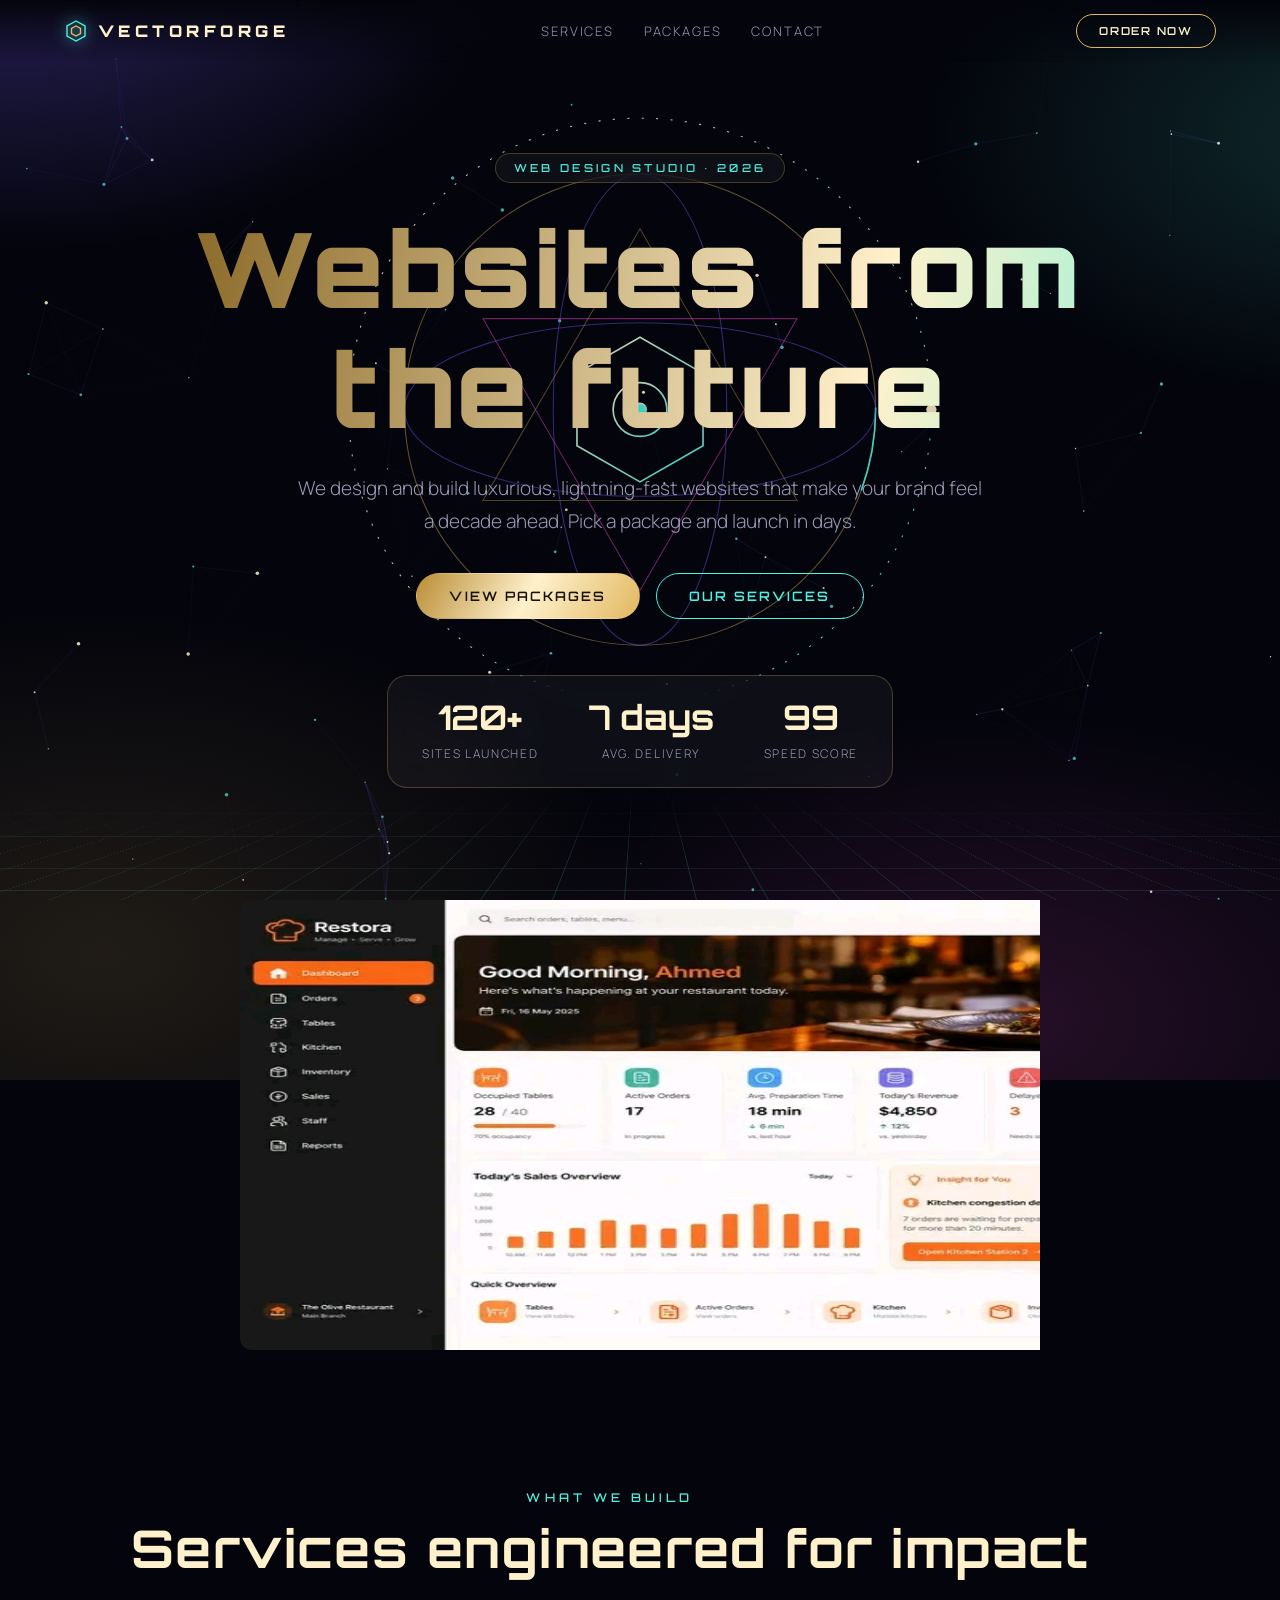
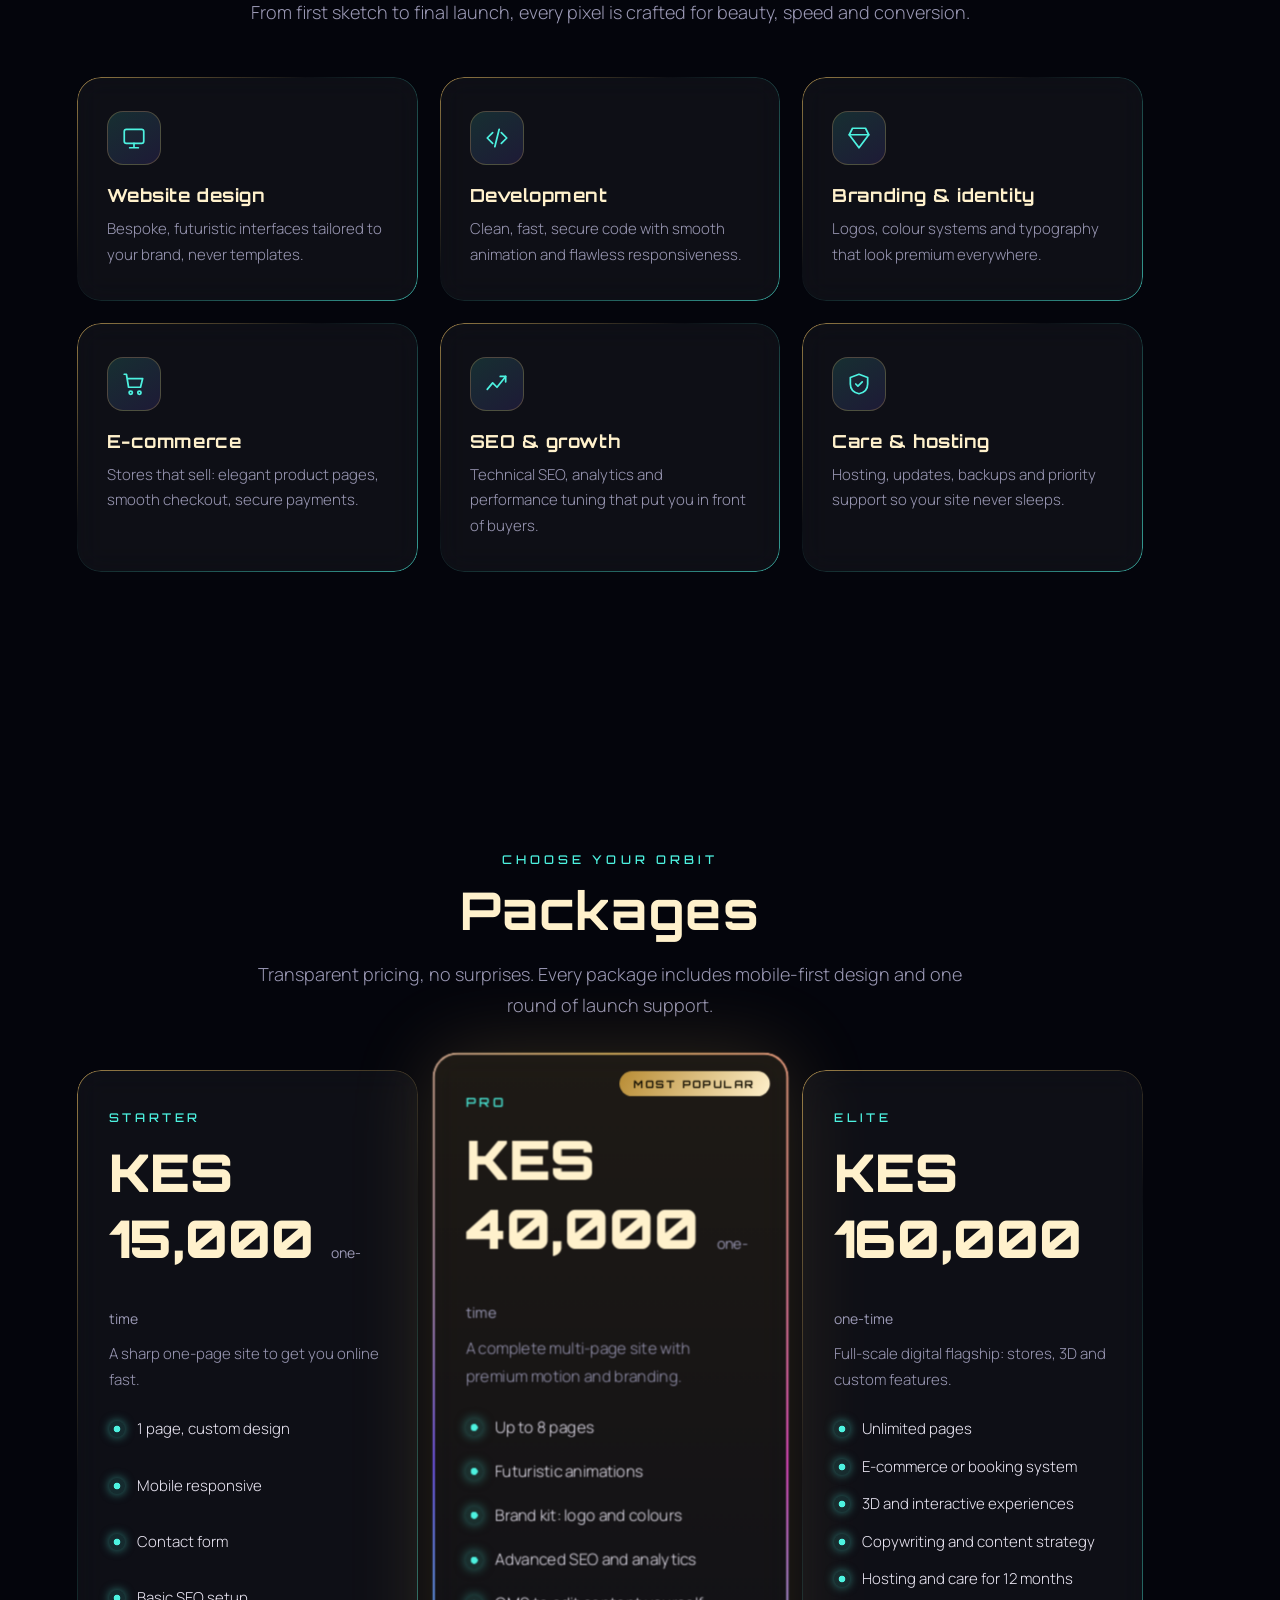
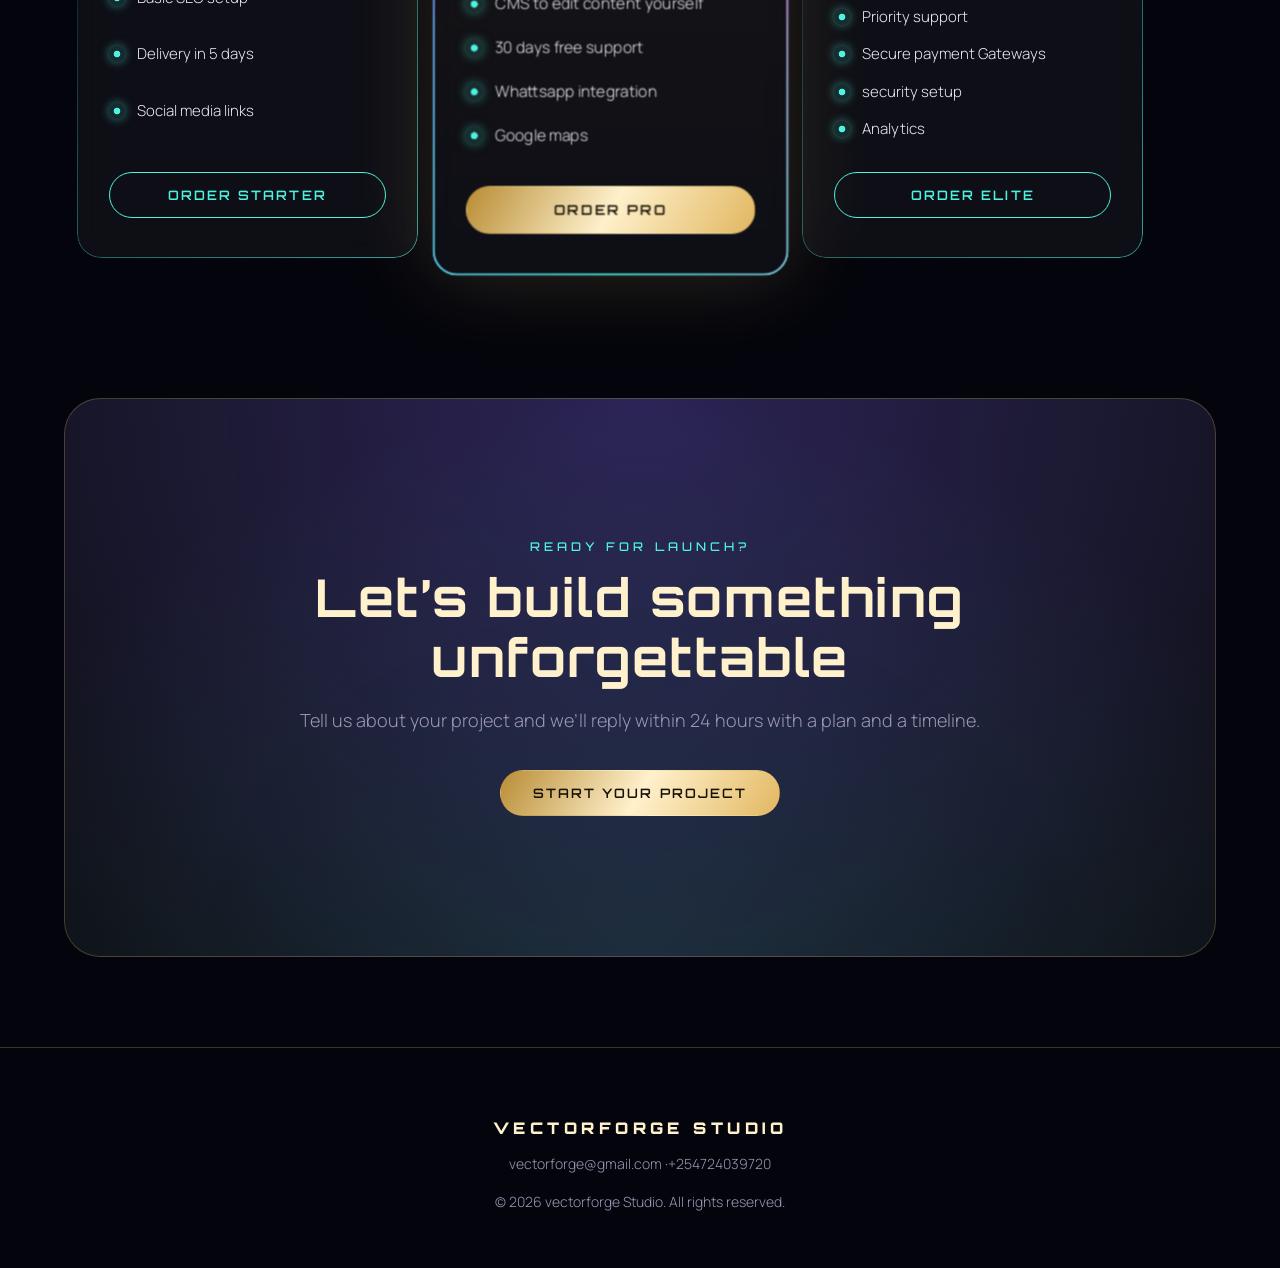
<file: index.html>
<!DOCTYPE html>
<html lang="en">
<head>
<meta charset="utf-8">
<meta name="viewport" content="width=device-width, initial-scale=1, viewport-fit=cover">
<title>VECTOR Studio · Websites from the future</title>
<link rel="preconnect" href="https://fonts.googleapis.com">
<link rel="preconnect" href="https://fonts.gstatic.com" crossorigin>
<link href="https://fonts.googleapis.com/css2?family=Orbitron:wght@500;700;900&family=Manrope:wght@300;400;600&display=swap" rel="stylesheet">
<link rel="stylesheet" href="style.css">
</head>
<body>
<canvas id="fx" aria-hidden="true"></canvas>
<div class="nebula" aria-hidden="true"></div>

<nav>
  <a href="#top" class="logo"><svg width="24" height="24" viewBox="0 0 24 24" fill="none" stroke="#4df2e0" stroke-width="1.4"><path d="M12 2l9 5v10l-9 5-9-5V7z"/><path d="M12 7l4.5 2.5v5L12 17l-4.5-2.5v-5z" stroke="#e2b861"/></svg>VECTORFORGE</a>
  <ul><li><a href="#services">Services</a></li><li><a href="#packages">Packages</a></li><li><a href="#contact">Contact</a></li></ul>
  <a class="btn" href="#packages" style="padding:9px 22px;font-size:11px">Order now</a>
</nav>

<header class="hero" id="top">
  <div class="floor" aria-hidden="true"></div>
  <div class="core" aria-hidden="true">
    <svg viewBox="-300 -300 600 600" fill="none">
      <defs><linearGradient id="g" x1="0" y1="0" x2="1" y2="1"><stop offset="0" stop-color="#fff1cc"/><stop offset="1" stop-color="#4df2e0"/></linearGradient></defs>
      <g class="a1"><circle r="282" stroke="url(#g)" stroke-dasharray="2 12"/><circle cx="282" r="5" fill="#fff1cc"/><circle cx="-282" r="3.5" fill="#ff4fd8"/></g>
      <g class="a2"><circle r="228" stroke="#e2b861" stroke-opacity=".5"/><circle r="228" stroke="#4df2e0" stroke-width="1.6" stroke-dasharray="80 1350"/><ellipse rx="228" ry="84" stroke="#7a5cff" stroke-opacity=".5"/><ellipse rx="84" ry="228" stroke="#7a5cff" stroke-opacity=".5"/></g>
      <g class="a3"><polygon points="0,-175 152,88 -152,88" stroke="#e2b861" stroke-opacity=".4"/><polygon points="0,175 152,-88 -152,-88" stroke="#ff4fd8" stroke-opacity=".5"/></g>
      <g class="pulse" stroke="url(#g)" stroke-width="1.6"><polygon points="0,-70 61,-35 61,35 0,70 -61,35 -61,-35"/><circle r="26"/><circle r="6" fill="#4df2e0"/></g>
    </svg>
  </div>
  <div>
    <span class="tag">Web design studio · 2026</span>
    <h1>Websites from<br>the future</h1>
    <p>We design and build luxurious, lightning-fast websites that make your brand feel a decade ahead. Pick a package and launch in days.</p>
    <div class="btns"><a class="btn fill" href="#packages">View packages</a><a class="btn cy" href="#services">Our services</a></div>
    <div class="stats"><div><b>120+</b><span>Sites launched</span></div><div><b>7 days</b><span>Avg. delivery</span></div><div><b>99</b><span>Speed score</span></div></div>
  </div>
</header>
<div class="slider-container">
   <div class="slider-track">
      <div class="img-container"><img src="img/A.jpg" class="img" alt="Slide 1"></div>
      <div class="img-container"><img src="img/B.jpg" class="img" alt="Slide 2"></div>
      <div class="img-container"><img src="img/C.jpg" class="img" alt="Slide 3"></div>
   </div>
</div>

<main>
<section id="services">
  <div class="center rv"><div class="eyebrow">What we build</div><h2>Services engineered for impact</h2><p class="lead">From first sketch to final launch, every pixel is crafted for beauty, speed and conversion.</p></div>
  <div class="grid svc">
    <div class="card rv"><div class="ico"><svg viewBox="0 0 24 24"><rect x="3" y="4" width="18" height="13" rx="2"/><path d="M8 21h8M12 17v4"/></svg></div><h3>Website design</h3><p>Bespoke, futuristic interfaces tailored to your brand, never templates.</p></div>
    <div class="card rv"><div class="ico"><svg viewBox="0 0 24 24"><path d="M8 7l-5 5 5 5M16 7l5 5-5 5M14 4l-4 16"/></svg></div><h3>Development</h3><p>Clean, fast, secure code with smooth animation and flawless responsiveness.</p></div>
    <div class="card rv"><div class="ico"><svg viewBox="0 0 24 24"><path d="M6 3h12l3 6-9 12L3 9z"/><path d="M3 9h18"/></svg></div><h3>Branding &amp; identity</h3><p>Logos, colour systems and typography that look premium everywhere.</p></div>
    <div class="card rv"><div class="ico"><svg viewBox="0 0 24 24"><path d="M3 3h2l2 12h11l2-8H6"/><circle cx="9" cy="20" r="1.5"/><circle cx="17" cy="20" r="1.5"/></svg></div><h3>E-commerce</h3><p>Stores that sell: elegant product pages, smooth checkout, secure payments.</p></div>
    <div class="card rv"><div class="ico"><svg viewBox="0 0 24 24"><path d="M3 17l5-6 4 4 8-10"/><path d="M15 5h5v5"/></svg></div><h3>SEO &amp; growth</h3><p>Technical SEO, analytics and performance tuning that put you in front of buyers.</p></div>
    <div class="card rv"><div class="ico"><svg viewBox="0 0 24 24"><path d="M12 3l8 3v6c0 5-3.5 8-8 9-4.5-1-8-4-8-9V6z"/><path d="M9 12l2 2 4-4"/></svg></div><h3>Care &amp; hosting</h3><p>Hosting, updates, backups and priority support so your site never sleeps.</p></div>
  </div>
</section>

<section id="packages">
  <div class="center rv"><div class="eyebrow">Choose your orbit</div><h2>Packages</h2><p class="lead">Transparent pricing, no surprises. Every package includes mobile-first design and one round of launch support.</p></div>
  <div class="grid pk">
    <div class="card pkg rv">
      <div class="name">Starter</div><div class="price">KES 15,000 <small>one-time</small></div>
      <p class="desc">A sharp one-page site to get you online fast.</p>
      <ul>
         <li>1 page, custom design</li><li>Mobile responsive</li><li>Contact form</li><li>Basic SEO setup</li><li>Delivery in 5 days</li>
  <li>Social media links</li> 
  
      </ul>
      <button class="btn cy order" data-pkg="Starter (KES 15,000)">Order Starter</button>
    </div>
    <div class="card pkg feat rv">
      <span class="badge">Most popular</span>
      <div class="name">Pro</div><div class="price">KES 40,000 <small>one-time</small></div>
      <p class="desc">A complete multi-page site with premium motion and branding.</p>
      <ul>
         <li>Up to 8 pages</li><li>Futuristic animations</li><li>Brand kit: logo and colours</li><li>Advanced SEO and analytics</li><li>CMS to edit content yourself</li><li>30 days free support</li>
<li>Whattsapp integration</li> 
<li>Google maps</li>     
      </ul>
      <button class="btn fill order" data-pkg="Pro (KES 40,000)">Order Pro</button>
    </div>
    <div class="card pkg rv">
      <div class="name">Elite</div><div class="price">KES 160,000 <small>one-time</small></div>
      <p class="desc">Full-scale digital flagship: stores, 3D and custom features.</p>
      <ul><li>Unlimited pages</li><li>E-commerce or booking system</li><li>3D and interactive experiences</li><li>Copywriting and content strategy</li><li>Hosting and care for 12 months</li><li>Priority support</li>
      <li>Secure payment Gateways</li>
      <li>security setup</li>
      <li>Analytics</li>
      
      </ul>
      <button class="btn cy order" data-pkg="Elite (KES 160,000)">Order Elite</button>
    </div>
  </div>
</section>
</main>

<section id="contact" class="cta rv">
  <div class="eyebrow">Ready for launch?</div>
  <h2>Let’s build something unforgettable</h2>
  <p class="lead">Tell us about your project and we’ll reply within 24 hours with a plan and a timeline.</p>
  <button class="btn fill order" data-pkg="Custom project">Start your project</button>
</section>

<footer>
  <div class="logo">VECTORFORGE STUDIO</div>
  <p>vectorforge@gmail.com ·+254724039720</p>
  <p>© 2026 vectorforge Studio. All rights reserved.</p>
</footer>

<dialog id="dlg">
  <button class="x" aria-label="Close" onclick="dlg.close()">×</button>
  <div class="mbody" id="mb">
    <h3>Place your order</h3><p>Fill in your details and we’ll get back to you within 24 hours.</p>
    <form id="f">
      <input name="n" placeholder="Your name" aria-label="Your name" required>
      <input name="e" type="email" placeholder="Email address" aria-label="Email address" required>
      <select name="p" id="sel" aria-label="Package"><option>Starter (KES 15,000)</option><option>Pro (KES 40,000)</option><option>Elite (KES 160,000)</option><option>Custom project</option></select>
      <textarea name="d" rows="3" placeholder="Tell us about your project" aria-label="Project details"></textarea>
      <button class="btn fill" type="submit">Send order</button>
    </form>
  </div>
</dialog>

<script src="script.js"></script>
</body>
</html>
</file>
<file: style.css>
:root {
  --bg: #04050c;
  --ink: #ece8f5;
  --mute: #9a98b4;
  --gold: #e2b861;
  --gold2: #fff1cc;
  --cy: #4df2e0;
  --vio: #7a5cff;
  --mag: #ff4fd8;
  --glass: rgba(255, 255, 255, 0.045);
  --line: rgba(226, 184, 97, 0.26);
  color-scheme: dark;
  box-sizing: border-box;
  padding-top: env(safe-area-inset-top, 0px);
  padding-bottom: env(safe-area-inset-bottom, 0px);
}

@media (prefers-color-scheme: dark) {
  :root:not([data-theme="light"]) {
    --bg: #04050c;
    --ink: #ece8f5;
  }
}

:root[data-theme="dark"] {
  --bg: #04050c;
  --ink: #ece8f5;
}

* {
  box-sizing: border-box;
}

html {
  scroll-behavior: smooth;
  scroll-padding-top: calc(env(safe-area-inset-top, 0px) + 76px);
}

body {
  margin: 0;
  background: var(--bg);
  color: var(--ink);
  font: 300 17px/1.7 Manrope, system-ui, sans-serif;
  overflow-x: hidden;
}

h1,
h2,
h3 {
  font-family: Orbitron, system-ui, sans-serif;
  margin: 0;
  line-height: 1.15;
  letter-spacing: 0.03em;
}

a {
  color: inherit;
  text-decoration: none;
}

:focus-visible {
  outline: 2px solid var(--cy);
  outline-offset: 3px;
}

#fx {
  position: fixed;
  inset: 0;
  width: 100%;
  height: 100%;
  z-index: 0;
  pointer-events: none;
}

.nebula {
  position: fixed;
  inset: -20%;
  z-index: 0;
  pointer-events: none;
  background:
    radial-gradient(40% 35% at 15% 10%, rgba(122, 92, 255, 0.32), transparent 70%),
    radial-gradient(35% 30% at 90% 25%, rgba(77, 242, 224, 0.15), transparent 70%),
    radial-gradient(40% 35% at 70% 95%, rgba(255, 79, 216, 0.14), transparent 70%),
    radial-gradient(45% 40% at 20% 90%, rgba(226, 184, 97, 0.13), transparent 70%);
  animation: drift 24s ease-in-out infinite alternate;
}

@keyframes drift {
  to {
    transform: translate3d(3%, -3%, 0) scale(1.08);
  }
}

header,
main,
footer {
  position: relative;
  z-index: 1;
}

nav {
  position: fixed;
  top: 0;
  left: 0;
  right: 0;
  z-index: 20;
  display: flex;
  justify-content: space-between;
  align-items: center;
  padding: calc(env(safe-area-inset-top, 0px) + 14px) 5vw 14px;
  background: linear-gradient(var(--bg), transparent);
  backdrop-filter: blur(10px);
}

.logo {
  font: 900 16px Orbitron, sans-serif;
  letter-spacing: 0.28em;
  color: var(--gold2);
  display: flex;
  gap: 10px;
  align-items: center;
}

.logo svg {
  filter: drop-shadow(0 0 8px var(--cy));
}

nav ul {
  display: flex;
  gap: 30px;
  list-style: none;
  margin: 0;
  padding: 0;
  font-size: 13px;
  letter-spacing: 0.14em;
  text-transform: uppercase;
}

nav li a {
  color: var(--mute);
  transition: color 0.3s;
}

nav li a:hover {
  color: var(--cy);
}

@media (max-width: 780px) {
  nav ul {
    display: none;
  }
}

.btn {
  display: inline-block;
  padding: 14px 32px;
  border-radius: 999px;
  border: 1px solid var(--gold);
  color: var(--gold2);
  font: 600 13px Orbitron, sans-serif;
  letter-spacing: 0.16em;
  text-transform: uppercase;
  background: transparent;
  cursor: pointer;
  transition: 0.4s;
  position: relative;
}

.btn:hover {
  box-shadow: 0 0 36px rgba(226, 184, 97, 0.5);
  transform: translateY(-2px);
}

.btn.fill {
  background: linear-gradient(120deg, #b98d35, #fff1cc 50%, #e2b861);
  color: #171205;
  border-color: transparent;
}

.btn.cy {
  border-color: var(--cy);
  color: var(--cy);
}

.btn.cy:hover {
  box-shadow: 0 0 36px rgba(77, 242, 224, 0.5);
}

.hero {
  min-height: 100svh;
  display: grid;
  place-items: center;
  text-align: center;
  padding: 130px 6vw 90px;
  position: relative;
  overflow: hidden;
}

.floor {
  position: absolute;
  left: -30%;
  right: -30%;
  bottom: 0;
  height: 46%;
  background:
    linear-gradient(rgba(77, 242, 224, 0.35) 1px, transparent 1px) 0 0 / 100% 56px,
    linear-gradient(90deg, rgba(77, 242, 224, 0.3) 1px, transparent 1px) 0 0 / 72px 100%;
  transform: perspective(420px) rotateX(62deg);
  transform-origin: 50% 100%;
  -webkit-mask: linear-gradient(transparent, #000 75%);
  mask: linear-gradient(transparent, #000 75%);
  animation: grid 3s linear infinite;
  opacity: 0.55;
}

@keyframes grid {
  to {
    background-position: 0 56px, 72px 0;
  }
}

.core {
  position: absolute;
  top: 46%;
  left: 50%;
  width: min(80vw, 620px);
  aspect-ratio: 1;
  translate: -50% -50%;
  z-index: -1;
  opacity: 0.85;
}

.core svg {
  width: 100%;
  height: 100%;
  overflow: visible;
}

.a1 {
  transform-origin: 50% 50%;
  animation: spin 70s linear infinite;
}

.a2 {
  transform-origin: 50% 50%;
  animation: spin 45s linear infinite reverse;
}

.a3 {
  transform-origin: 50% 50%;
  animation: spin 110s linear infinite;
}

@keyframes spin {
  to {
    transform: rotate(360deg);
  }
}

.pulse {
  transform-origin: 50% 50%;
  animation: breathe 4.5s ease-in-out infinite;
}

@keyframes breathe {
  50% {
    opacity: 0.55;
    filter: drop-shadow(0 0 18px #4df2e0);
  }
}

.tag {
  display: inline-block;
  padding: 7px 18px;
  border: 1px solid var(--line);
  border-radius: 999px;
  background: var(--glass);
  font: 500 11px Orbitron, sans-serif;
  letter-spacing: 0.3em;
  color: var(--cy);
  text-transform: uppercase;
  margin-bottom: 26px;
  backdrop-filter: blur(8px);
}

.hero h1 {
  font-size: clamp(36px, 8.4vw, 104px);
  font-weight: 900;
  background: linear-gradient(
    100deg,
    #8c6b2a,
    #fff1cc 30%,
    #4df2e0 52%,
    #e2b861 72%,
    #8c6b2a
  );
  background-size: 260% 100%;
  -webkit-background-clip: text;
  background-clip: text;
  color: transparent;
  animation:
    sheen 9s ease-in-out infinite alternate,
    rise 1.5s cubic-bezier(0.2, 0.7, 0.2, 1) both;
}

@keyframes sheen {
  to {
    background-position: 100% 0;
  }
}

@keyframes rise {
  from {
    opacity: 0;
    transform: translateY(30px);
  }
}

.hero p {
  max-width: 36em;
  margin: 24px auto 36px;
  color: var(--mute);
  font-size: 19px;
  animation: rise 1.5s 0.25s cubic-bezier(0.2, 0.7, 0.2, 1) both;
}

.btns {
  display: flex;
  gap: 16px;
  justify-content: center;
  flex-wrap: wrap;
  animation: rise 1.5s 0.5s cubic-bezier(0.2, 0.7, 0.2, 1) both;
}

.stats {
  display: inline-flex;
  flex-wrap: wrap;
  justify-content: center;
  gap: clamp(18px, 4vw, 50px);
  margin-top: 56px;
  padding: 20px 34px;
  border: 1px solid var(--line);
  border-radius: 20px;
  background: var(--glass);
  backdrop-filter: blur(12px);
  animation: rise 1.5s 0.8s cubic-bezier(0.2, 0.7, 0.2, 1) both;
}

.stats b {
  display: block;
  font: 700 clamp(22px, 4vw, 34px) Orbitron, sans-serif;
  color: var(--gold2);
}

.stats span {
  font-size: 12px;
  letter-spacing: 0.14em;
  color: var(--mute);
  text-transform: uppercase;
}
/* Outer wrapper to clip the extra images */
.slider-container {
   width: 100%;       /* Set your desired width (e.g., 600px or 100%) */
   max-width: 800px;  /* Optional layout constraint */
   overflow: hidden;  /* Hides the images not currently active */
   position: relative;
   margin: 0 auto;    /* Centers the slider on the page */
}

/* The long horizontal track holding all images */
.slider-track {
   display: flex;
   width: 100%;
   transition: transform 1s ease-in-out; /* Makes the sliding smooth */
}

/* Individual slide box */
.img-container {
   min-width: 100%;   /* Forces each slide to occupy the full width of the container */
  
   margin: 0 auto;
}


.img {
   width: 90vw;
   height:50vh;      /* Keeps the aspect ratio intact */
   display: block;
   margin: 0 auto;
   border-radius: 12px;
}

section {
  padding: clamp(70px, 11vw, 140px) 6vw;
  max-width: 1220px;
  
}

.eyebrow {
  font: 500 12px Orbitron, sans-serif;
  letter-spacing: 0.34em;
  color: var(--cy);
  text-transform: uppercase;
  margin-bottom: 14px;
}

h2 {
  font-size: clamp(28px, 4.6vw, 52px);
  color: var(--gold2);
  margin-bottom: 18px;
}

.lead {
  max-width: 40em;
  color: var(--mute);
  font-size: 18px;
  margin: 0;
}

.center {
  text-align: center;
}

.center .lead {
  margin: auto;
}

.grid {
  display: grid;
  gap: 22px;
  margin-top: 50px;
}

.svc {
  grid-template-columns: repeat(auto-fit, minmax(290px, 1fr));
}

.card {
  position: relative;
  padding: 34px 30px;
  border-radius: 24px;
  background: var(--glass);
  backdrop-filter: blur(14px);
  isolation: isolate;
  overflow: hidden;
  transition: transform 0.45s, box-shadow 0.45s;
  --mx: 50%;
  --my: 0%;
}

.card::before {
  content: "";
  position: absolute;
  inset: 0;
  border-radius: inherit;
  padding: 1px;
  background: linear-gradient(140deg, var(--gold), transparent 38%, var(--cy) 100%);
  -webkit-mask:
    linear-gradient(#000 0 0) content-box,
    linear-gradient(#000 0 0);
  -webkit-mask-composite: xor;
  mask-composite: exclude;
  opacity: 0.65;
  z-index: -1;
}

.card::after {
  content: "";
  position: absolute;
  inset: 0;
  background: radial-gradient(
    260px circle at var(--mx) var(--my),
    rgba(77, 242, 224, 0.16),
    transparent 70%
  );
  opacity: 0;
  transition: opacity 0.4s;
  z-index: -1;
}

.card:hover {
  transform: translateY(-8px);
  box-shadow: 0 24px 70px rgba(122, 92, 255, 0.28);
}

.card:hover::after {
  opacity: 1;
}

.ico {
  width: 54px;
  height: 54px;
  border-radius: 16px;
  display: grid;
  place-items: center;
  border: 1px solid var(--line);
  background: linear-gradient(145deg, rgba(77, 242, 224, 0.14), rgba(122, 92, 255, 0.14));
  margin-bottom: 20px;
}

.ico svg {
  width: 26px;
  height: 26px;
  stroke: var(--cy);
  fill: none;
  stroke-width: 1.6;
  stroke-linecap: round;
  stroke-linejoin: round;
}

.card h3 {
  font-size: 18px;
  color: var(--gold2);
  margin-bottom: 10px;
}

.card p {
  margin: 0;
  color: var(--mute);
  font-size: 15px;
}

.pk {
  grid-template-columns: repeat(auto-fit, minmax(285px, 1fr));
  align-items: stretch;
}

.pkg {
  display: flex;
  flex-direction: column;
  padding: 40px 32px;
}

.pkg .name {
  font: 500 12px Orbitron, sans-serif;
  letter-spacing: 0.3em;
  color: var(--cy);
  text-transform: uppercase;
}

.price {
  font: 900 clamp(38px, 5vw, 52px) Orbitron, sans-serif;
  color: var(--gold2);
  margin: 14px 0 4px;
}

.price small {
  font: 400 14px Manrope, sans-serif;
  color: var(--mute);
  letter-spacing: 0;
}

.pkg .desc {
  font-size: 15px;
  color: var(--mute);
  margin: 0 0 24px;
}

.pkg ul {
  list-style: none;
  margin: 0 0 30px;
  padding: 0;
  display: grid;
  gap: 12px;
  font-size: 15px;
  flex: 1;
}

.pkg li {
  display: flex;
  gap: 12px;
  align-items: flex-start;
}

.pkg li::before {
  content: "";
  flex: none;
  width: 16px;
  height: 16px;
  margin-top: 5px;
  border-radius: 50%;
  background: radial-gradient(circle, var(--cy) 0 28%, transparent 32%), rgba(77, 242, 224, 0.12);
  box-shadow: 0 0 10px rgba(77, 242, 224, 0.5);
}

.pkg .btn {
  width: 100%;
  text-align: center;
}

.feat {
  transform: scale(1.045);
  background: linear-gradient(180deg, rgba(226, 184, 97, 0.12), var(--glass));
  box-shadow: 0 0 80px rgba(226, 184, 97, 0.2);
}

.feat:hover {
  transform: scale(1.045) translateY(-8px);
}

.feat::before {
  background: conic-gradient(from var(--ang, 0deg), var(--gold), var(--mag), var(--cy), var(--vio), var(--gold));
  opacity: 1;
  padding: 2px;
  animation: ang 6s linear infinite;
}

@property --ang {
  syntax: "<angle>";
  inherits: false;
  initial-value: 0deg;
}

@keyframes ang {
  to {
    --ang: 360deg;
  }
}

.badge {
  position: absolute;
  top: 18px;
  right: 18px;
  padding: 6px 14px;
  border-radius: 999px;
  background: linear-gradient(120deg, #b98d35, #fff1cc);
  color: #171205;
  font: 700 10px Orbitron, sans-serif;
  letter-spacing: 0.2em;
  text-transform: uppercase;
}

@media (max-width: 900px) {
  .feat,
  .feat:hover {
    transform: none;
  }
}

.cta {
  margin: 0 5vw;
  max-width: none;
  text-align: center;
  border-radius: 36px;
  border: 1px solid var(--line);
  background:
    radial-gradient(70% 130% at 50% 0, rgba(122, 92, 255, 0.28), transparent),
    radial-gradient(60% 100% at 50% 100%, rgba(77, 242, 224, 0.12), transparent),
    var(--glass);
}

.cta .lead {
  margin: 0 auto 34px;
}

footer {
  padding: 70px 6vw calc(env(safe-area-inset-bottom, 0px) + 40px);
  text-align: center;
  color: var(--mute);
  font-size: 14px;
  border-top: 1px solid var(--line);
  margin-top: 90px;
}

footer .logo {
  justify-content: center;
  margin-bottom: 14px;
}

dialog {
  border: 1px solid var(--line);
  border-radius: 26px;
  padding: 0;
  background: #0a0b1c;
  color: var(--ink);
  width: min(92vw, 460px);
  box-shadow: 0 0 90px rgba(122, 92, 255, 0.4);
}

dialog::backdrop {
  background: rgba(2, 3, 8, 0.75);
  backdrop-filter: blur(6px);
}

.mbody {
  padding: 34px 30px;
}

.mbody h3 {
  font-size: 20px;
  color: var(--gold2);
  margin-bottom: 6px;
}

.mbody p {
  margin: 0 0 20px;
  color: var(--mute);
  font-size: 14px;
}

form {
  display: grid;
  gap: 12px;
}

input,
select,
textarea {
  font: inherit;
  font-size: 15px;
  padding: 13px 16px;
  border-radius: 12px;
  background: rgba(255, 255, 255, 0.05);
  border: 1px solid var(--line);
  color: var(--ink);
  width: 100%;
}

select option {
  background: #0a0b1c;
}

input::placeholder,
textarea::placeholder {
  color: var(--mute);
}

.x {
  position: absolute;
  top: 14px;
  right: 18px;
  background: none;
  border: 0;
  color: var(--mute);
  font-size: 26px;
  cursor: pointer;
}

.ok {
  color: var(--cy);
  font-size: 17px;
  text-align: center;
  padding: 20px 0;
}

.rv {
  opacity: 0;
  transform: translateY(28px);
  transition:
    opacity 0.9s,
    transform 0.9s cubic-bezier(0.2, 0.7, 0.2, 1);
}

.rv.on {
  opacity: 1;
  transform: none;
}

.feat.rv.on {
  transform: scale(1.045);
}

@media (max-width: 900px) {
  .feat.rv.on {
    transform: none;
  }
}

@media (prefers-reduced-motion: reduce) {
  * {
    animation: none !important;
    transition: none !important;
  }

  .rv {
    opacity: 1;
    transform: none;
  }
}
</file>
